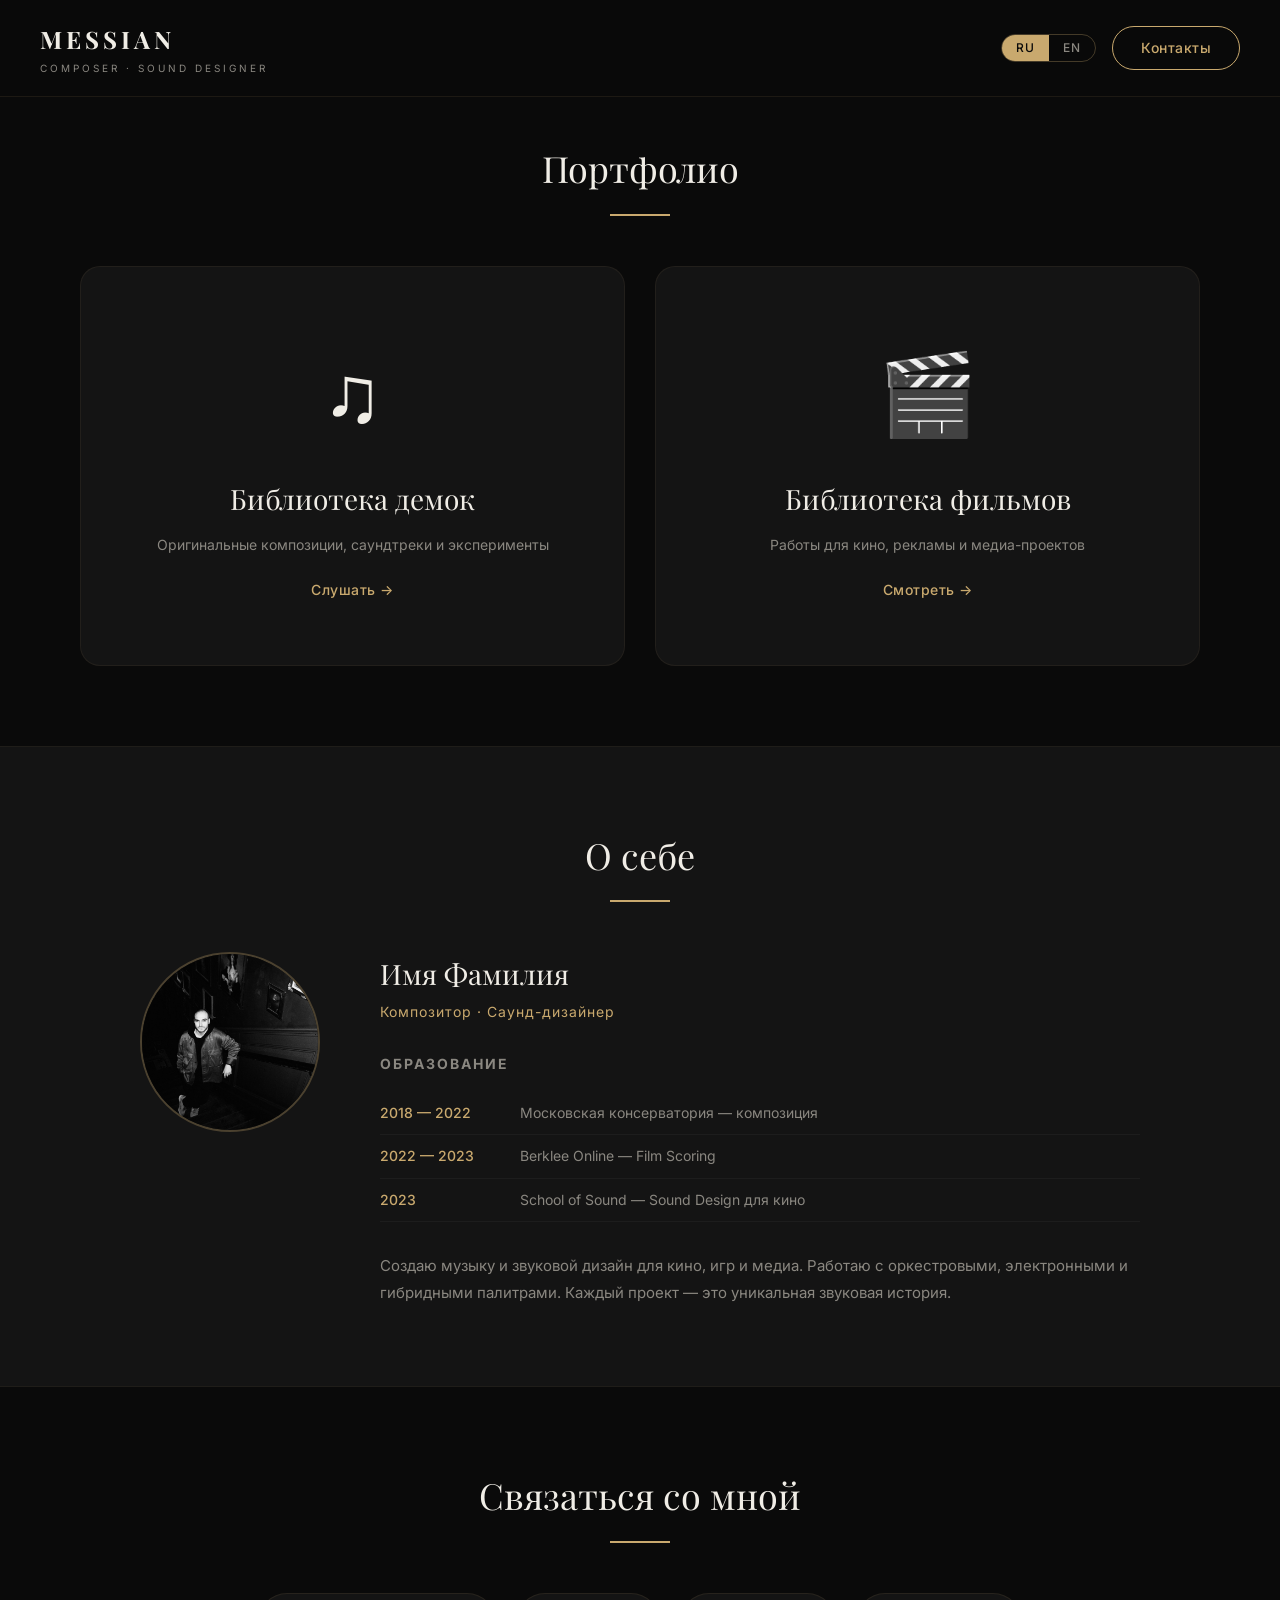
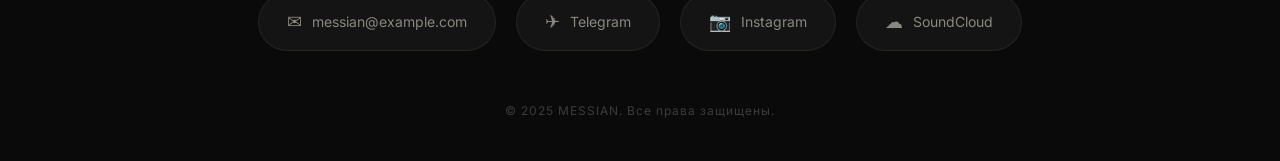
<file: index.html>
<!DOCTYPE html>
<html lang="ru">
<head>
    <meta charset="UTF-8">
    <meta name="viewport" content="width=device-width, initial-scale=1.0">
    <title>MESSIAN — Composer & Sound Designer</title>
    <link rel="stylesheet" href="css/styles.css">
    <!-- Шрифты Google -->
    <link rel="preconnect" href="https://fonts.googleapis.com">
    <link href="https://fonts.googleapis.com/css2?family=Playfair+Display:wght@400;700&family=Inter:wght@300;400;500;600&display=swap" rel="stylesheet">
</head>
<body>

    <!-- ====== БЛОК 1: ШАПКА ====== -->
    <header class="header">
        <div class="header__inner">
            <a href="index.html" class="logo">
                <span class="logo__name">MESSIAN</span>
                <span class="logo__sub">composer · sound designer</span>
            </a>
            <div class="header__actions">
                <button class="lang-switch" aria-label="Switch language">
                    <span class="lang-switch__ru active">RU</span>
                    <span class="lang-switch__en">EN</span>
                </button>
                <a href="#contacts" class="btn btn--outline" data-i18n="contacts">Контакты</a>
            </div>
        </div>
    </header>

    <!-- ====== БЛОК 2: ДВЕ КАРТОЧКИ ====== -->
    <section class="cards">
        <h2 class="section-title" data-i18n="portfolio">Портфолио</h2>
        <div class="cards__grid">

            <!-- Карточка 1 — Демки -->
            <a href="demos.html" class="card">
                <div class="card__icon">♫</div>
                <div class="card__overlay">
                    <h3 class="card__title" data-i18n="demos-card-title">Библиотека демок</h3>
                    <p class="card__desc" data-i18n="demos-card-desc">Оригинальные композиции, саундтреки и эксперименты</p>
                    <span class="card__link" data-i18n="demos-card-link">Слушать →</span>
                </div>
            </a>

            <!-- Карточка 2 — Фильмы -->
            <a href="films.html" class="card card--films">
                <div class="card__icon">🎬</div>
                <div class="card__overlay">
                    <h3 class="card__title" data-i18n="films-card-title">Библиотека фильмов</h3>
                    <p class="card__desc" data-i18n="films-card-desc">Работы для кино, рекламы и медиа-проектов</p>
                    <span class="card__link" data-i18n="films-card-link">Смотреть →</span>
                </div>
            </a>

        </div>
    </section>

    <!-- ====== БЛОК 3: О СЕБЕ ====== -->
    <section class="about">
        <div class="about__inner">
            <h2 class="section-title" data-i18n="about-title">О себе</h2>
            <div class="about__content">
               <div class="about__photo">
    <img src="assets/images/photo.jpg" alt="Фото" class="about__photo-img">
</div>
                <div class="about__text">
                    <h3>Имя Фамилия</h3>
                    <p class="about__role" data-en="Composer · Sound Designer">Композитор · Саунд-дизайнер</p>

                    <div class="about__education">
                        <h4 data-i18n="education-title">Образование</h4>
                        <ul>
                            <li>
                                <span class="year">2018 — 2022</span>
                                <span class="place" data-en="Moscow Conservatory — Composition">Московская консерватория — композиция</span>
                            </li>
                            <li>
                                <span class="year">2022 — 2023</span>
                                <span class="place">Berklee Online — Film Scoring</span>
                            </li>
                            <li>
                                <span class="year">2023</span>
                                <span class="place" data-en="School of Sound — Sound Design for Film">School of Sound — Sound Design для кино</span>
                            </li>
                        </ul>
                    </div>

                    <p class="about__bio" data-en="I create music and sound design for film, games, and media. I work with orchestral, electronic, and hybrid palettes. Every project is a unique sonic story.">
                        Создаю музыку и звуковой дизайн для кино, игр и медиа.
                        Работаю с оркестровыми, электронными и гибридными палитрами.
                        Каждый проект — это уникальная звуковая история.
                    </p>
                </div>
            </div>
        </div>
    </section>

    <!-- ====== БЛОК 4: ПОДВАЛ / КОНТАКТЫ ====== -->
    <footer id="contacts" class="footer">
        <div class="footer__inner">
            <h2 class="section-title section-title--light" data-i18n="contact-title">Связаться со мной</h2>
            <div class="footer__contacts">
                <a href="mailto:messian@example.com" class="footer__link">
                    <span class="footer__icon">✉</span>
                    messian@example.com
                </a>
                <a href="https://t.me/messian" target="_blank" class="footer__link">
                    <span class="footer__icon">✈</span>
                    Telegram
                </a>
                <a href="https://instagram.com/messian" target="_blank" class="footer__link">
                    <span class="footer__icon">📷</span>
                    Instagram
                </a>
                <a href="https://soundcloud.com/messian" target="_blank" class="footer__link">
                    <span class="footer__icon">☁</span>
                    SoundCloud
                </a>
            </div>
            <p class="footer__copy" data-i18n="copyright">© 2025 MESSIAN. Все права защищены.</p>
        </div>
    </footer>

    <script src="js/script.js"></script>
</body>
</html>
</file>
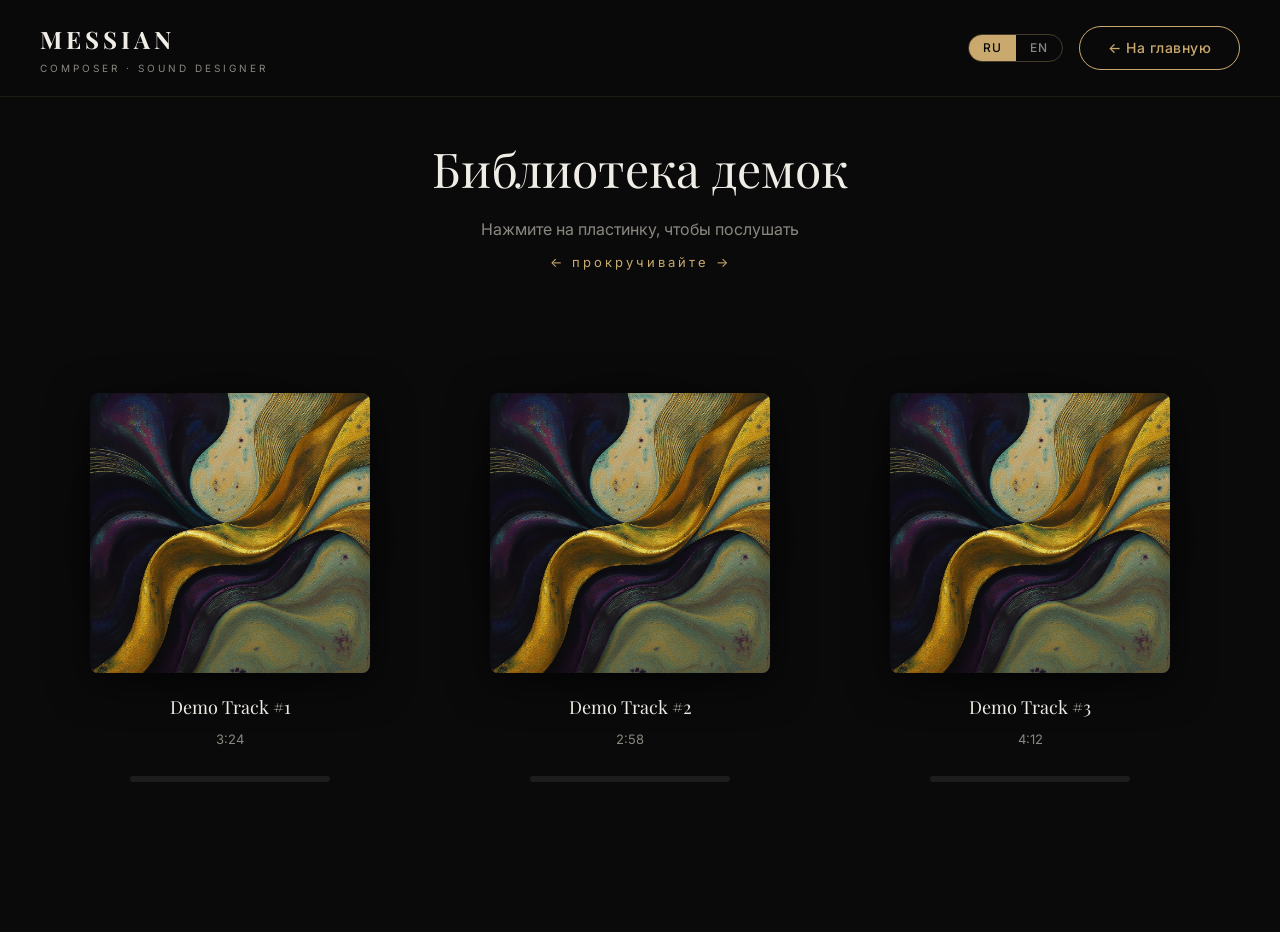
<file: demos.html>
<!DOCTYPE html>
<html lang="ru">
<head>
    <meta charset="UTF-8">
    <meta name="viewport" content="width=device-width, initial-scale=1.0">
    <title>Демки — MESSIAN</title>
    <link rel="stylesheet" href="css/styles.css">
    <link rel="preconnect" href="https://fonts.googleapis.com">
    <link href="https://fonts.googleapis.com/css2?family=Playfair+Display:wght@400;700&family=Inter:wght@300;400;500;600&display=swap" rel="stylesheet">
</head>
<body class="page-demos">

    <!-- Шапка -->
    <header class="header">
        <div class="header__inner">
            <a href="index.html" class="logo">
                <span class="logo__name">MESSIAN</span>
                <span class="logo__sub">composer · sound designer</span>
            </a>
            <div class="header__actions">
                <button class="lang-switch" aria-label="Switch language">
                    <span class="lang-switch__ru active">RU</span>
                    <span class="lang-switch__en">EN</span>
                </button>
                <a href="index.html" class="btn btn--outline" data-i18n="back-home">← На главную</a>
            </div>
        </div>
    </header>

    <!-- Заголовок -->
    <section class="demos-hero">
        <h1 data-i18n="demos-hero-title">Библиотека демок</h1>
        <p data-i18n="demos-hero-sub">Нажмите на пластинку, чтобы послушать</p>
        <p class="demos-hero__hint" data-i18n="demos-hero-hint">← прокручивайте →</p>
    </section>

    <!-- Горизонтальная лента пластинок -->
    <section class="vinyl-gallery">
    <div class="vinyl-track">

        <!-- Пластинка 1 -->
        <div class="vinyl-item" data-audio="assets/audio/demo1.mp3">
            <div class="vinyl-sleeve">
                <img src="assets/images/album1.jpg" alt="Demo 1" class="vinyl-sleeve__img">
            </div>
            <div class="vinyl-disc">
                <div class="vinyl-disc__grooves"></div>
                <div class="vinyl-disc__label">
                    <img src="assets/images/album1.jpg" alt="" class="vinyl-disc__label-img">
                </div>
                <div class="vinyl-disc__hole"></div>
            </div>
            <div class="vinyl-info">
                <span class="vinyl-info__title">Demo Track #1</span>
                <span class="vinyl-info__duration">3:24</span>
                <p class="vinyl-info__desc" data-en="Orchestral theme for a short film. Recorded with live strings and synthesizer textures. Mood — tension, anticipation, anxiety.">
                    Оркестровая тема для короткометражного фильма. 
                    Записана с использованием живых струнных и синтезаторных текстур. 
                    Настроение — напряжение, ожидание, тревога.
                </p>
            </div>
            <div class="vinyl-progress">
                <div class="vinyl-progress__bar"></div>
            </div>
        </div>

        <!-- Пластинка 2 -->
        <div class="vinyl-item" data-audio="assets/audio/demo1.mp3">
            <div class="vinyl-sleeve">
                <img src="assets/images/album1.jpg" alt="Demo 2" class="vinyl-sleeve__img">
            </div>
            <div class="vinyl-disc">
                <div class="vinyl-disc__grooves"></div>
                <div class="vinyl-disc__label">
                    <img src="assets/images/album1.jpg" alt="" class="vinyl-disc__label-img">
                </div>
                <div class="vinyl-disc__hole"></div>
            </div>
            <div class="vinyl-info">
                <span class="vinyl-info__title">Demo Track #2</span>
                <span class="vinyl-info__duration">2:58</span>
                <p class="vinyl-info__desc" data-en="Electronic ambient track for a documentary project. Layers of field recordings, granular synthesis, and spatial processing. Theme — solitude in a big city.">
                    Электронный эмбиент-трек для документального проекта. 
                    Слои полевых записей, гранулярный синтез и пространственная обработка. 
                    Тема — одиночество в большом городе.
                </p>
            </div>
            <div class="vinyl-progress">
                <div class="vinyl-progress__bar"></div>
            </div>
        </div>

        <!-- Пластинка 3 -->
        <div class="vinyl-item" data-audio="assets/audio/demo1.mp3">
            <div class="vinyl-sleeve">
                <img src="assets/images/album1.jpg" alt="Demo 3" class="vinyl-sleeve__img">
            </div>
            <div class="vinyl-disc">
                <div class="vinyl-disc__grooves"></div>
                <div class="vinyl-disc__label">
                    <img src="assets/images/album1.jpg" alt="" class="vinyl-disc__label-img">
                </div>
                <div class="vinyl-disc__hole"></div>
            </div>
            <div class="vinyl-info">
                <span class="vinyl-info__title">Demo Track #3</span>
                <span class="vinyl-info__duration">4:12</span>
                <p class="vinyl-info__desc" data-en="Hybrid soundtrack — piano, electronics, and percussion. Written as the main theme for an indie game. Inspired by Scandinavian landscapes and minimalism.">
                    Гибридный саундтрек — пианино, электроника и перкуссия. 
                    Написан как главная тема для инди-игры. 
                    Вдохновлено скандинавскими пейзажами и минимализмом.
                </p>
            </div>
            <div class="vinyl-progress">
                <div class="vinyl-progress__bar"></div>
            </div>
        </div>

    </div>
</section>
                 
    <script src="js/script.js"></script>
</body>
</html>
</file>
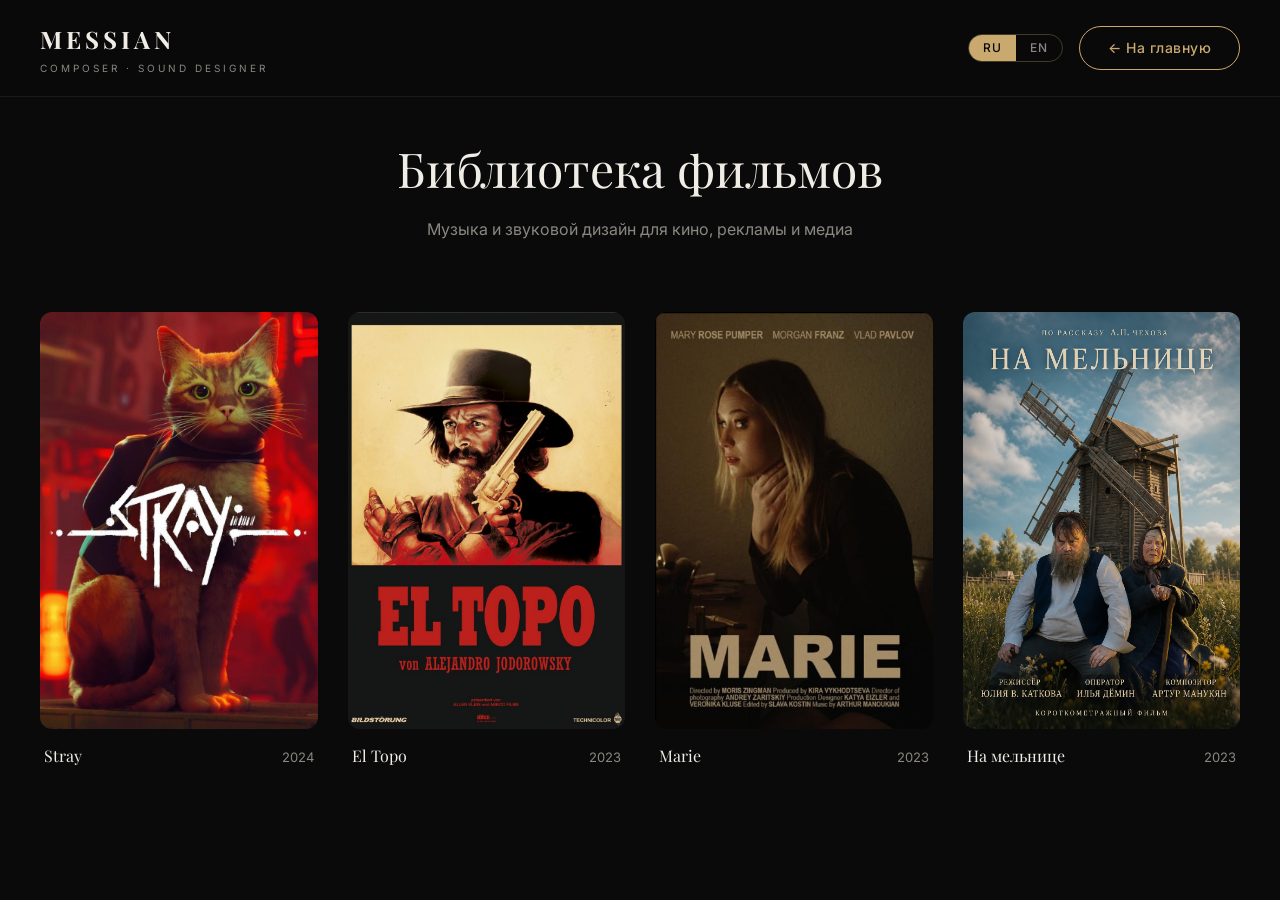
<file: films.html>
<!DOCTYPE html>
<html lang="ru">
<head>
    <meta charset="UTF-8">
    <meta name="viewport" content="width=device-width, initial-scale=1.0">
    <title>Фильмы — MESSIAN</title>
    <link rel="stylesheet" href="css/styles.css">
    <link rel="preconnect" href="https://fonts.googleapis.com">
    <link href="https://fonts.googleapis.com/css2?family=Playfair+Display:wght@400;700&family=Inter:wght@300;400;500;600&display=swap" rel="stylesheet">
</head>
<body class="page-films">

    <!-- Шапка -->
    <header class="header">
        <div class="header__inner">
            <a href="index.html" class="logo">
                <span class="logo__name">MESSIAN</span>
                <span class="logo__sub">composer · sound designer</span>
            </a>
            <div class="header__actions">
                <button class="lang-switch" aria-label="Switch language">
                    <span class="lang-switch__ru active">RU</span>
                    <span class="lang-switch__en">EN</span>
                </button>
                <a href="index.html" class="btn btn--outline" data-i18n="back-home">← На главную</a>
            </div>
        </div>
    </header>

    <!-- Заголовок -->
    <section class="films-hero">
        <h1 data-i18n="films-hero-title">Библиотека фильмов</h1>
        <p data-i18n="films-hero-sub">Музыка и звуковой дизайн для кино, рекламы и медиа</p>
    </section>

    <!-- Сетка фильмов -->
    <section class="films-grid">
        <div class="films-grid__inner">

            <!-- Фильм 1 -->
            <article class="film-card"
                     data-title="Stray"
                     data-year="2024"
                     data-category="Короткометражный фильм"
                     data-category-en="Short Film"
                     data-role="Композитор, саунд-дизайнер"
                     data-role-en="Composer, Sound Designer"
                     data-desc="Здесь описание проекта. Короткометражный фильм о поиске себя в большом городе. Оригинальный саундтрек написан для камерного оркестра с элементами электроники. Работа над звуковым дизайном включала полевые записи и гранулярный синтез."
                     data-desc-en="Project description. A short film about finding yourself in a big city. The original soundtrack was written for a chamber orchestra with electronic elements. Sound design work included field recordings and granular synthesis."
                     data-video="assets/video/film1.mp4">
                <div class="film-card__poster">
                    <img src="assets/images/film1.jpg" alt="Stray">
                    <div class="film-card__hover">
                        <div class="film-card__play-icon">▶</div>
                        <span class="film-card__category">Короткометражный фильм</span>
                    </div>
                </div>
                <div class="film-card__info">
                    <h3 class="film-card__title">Stray</h3>
                    <span class="film-card__year">2024</span>
                </div>
            </article>


            <!-- Фильм 3 — Google Drive -->
            <article class="film-card"
                     data-title="El Topo"
                     data-year="2023"
                     data-category="Фильм"
                     data-category-en="Film"
                     data-role="Саунд-дизайн, музыка"
                     data-role-en="Sound Design, Music"
                     data-desc="Рекламный ролик для международного бренда. Минималистичная электронная музыка с акцентом на звуковой дизайн. Каждый звук синхронизирован с движением на экране."
                     data-desc-en="A commercial for an international brand. Minimalist electronic music with a focus on sound design. Every sound is synchronized with on-screen motion."
                     data-video="https://drive.google.com/file/d/1Sl-79jnJjJJj5XViuNa_4719q6V6yVcu/view?usp=share_link">
                <div class="film-card__poster">
                    <img src="assets/images/film3.jpg" alt="El Topo">
                    <div class="film-card__hover">
                        <div class="film-card__play-icon">▶</div>
                        <span class="film-card__category">Реклама</span>
                    </div>
                </div>
                <div class="film-card__info">
                    <h3 class="film-card__title">El Topo</h3>
                    <span class="film-card__year">2023</span>
                </div>
            </article>

            <!-- Фильм 4 — Google Drive -->
            <article class="film-card"
                     data-title="Marie"
                     data-year="2023"
                     data-category="Игровой фильм"
                     data-category-en="Feature Film"
                     data-role="Композитор"
                     data-role-en="Composer"
                     data-desc="Полнометражный игровой фильм. Оркестровый саундтрек в скандинавском стиле. Основная тема написана для фортепиано и струнного квартета с электронными текстурами."
                     data-desc-en="A feature film. An orchestral soundtrack in Scandinavian style. The main theme is written for piano and string quartet with electronic textures."
                     data-video="https://drive.google.com/file/d/1PhVm4E4H2iOJmIPjcHSesOMo3lF7RtNQ/view?usp=share_link">
                <div class="film-card__poster">
                    <img src="assets/images/film4.jpg" alt="Marie">
                    <div class="film-card__hover">
                        <div class="film-card__play-icon">▶</div>
                        <span class="film-card__category">Игровой фильм</span>
                    </div>
                </div>
                <div class="film-card__info">
                    <h3 class="film-card__title">Marie</h3>
                    <span class="film-card__year">2023</span>
                </div>
            </article>

            <!-- Фильм 5 -->
            <article class="film-card"
                     data-title="На мельнице"
                     data-title-en="At the Mill"
                     data-year="2023"
                     data-category="Музыкальный клип"
                     data-category-en="Music Video"
                     data-role="Саунд-дизайн"
                     data-role-en="Sound Design"
                     data-desc="Музыкальный клип для электронного артиста. Звуковой дизайн с использованием модульных синтезаторов и обработанных полевых записей. Визуально-звуковая синестезия."
                     data-desc-en="A music video for an electronic artist. Sound design using modular synthesizers and processed field recordings. Visual-sonic synesthesia."
                     data-video="https://drive.google.com/file/d/1_PuavaN-MiIQWBC7FUuNfUnhd7C4shwy/view?usp=drivesdk">
                <div class="film-card__poster">
                    <img src="assets/images/film5.jpg" alt="На мельнице">
                    <div class="film-card__hover">
                        <div class="film-card__play-icon">▶</div>
                        <span class="film-card__category">Музыкальный клип</span>
                    </div>
                </div>
                <div class="film-card__info">
                    <h3 class="film-card__title" data-en="At the Mill">На мельнице</h3>
                    <span class="film-card__year">2023</span>
                </div>
            </article>


        </div>
    </section>

    <!-- Попап -->
<div class="film-popup" id="filmPopup">
    <div class="film-popup__overlay"></div>
    <div class="film-popup__window">
        <button class="film-popup__close"></button>

        <!-- Видеоплеер -->
        <div class="film-popup__player" id="playerContainer">
            <!-- Сюда JS вставит iframe или video -->
        </div>

        <!-- Информация -->
        <div class="film-popup__info">
            <span class="film-popup__category" id="popupCategory"></span>
            <h2 class="film-popup__title" id="popupTitle"></h2>
            <div class="film-popup__meta">
                <span class="film-popup__year" id="popupYear"></span>
                <span class="film-popup__role" id="popupRole"></span>
            </div>
            <p class="film-popup__desc" id="popupDesc"></p>
        </div>
    </div>
</div>

    <script src="js/script.js"></script>
</body>
</html>
</file>
<file: css/styles.css>
/* ============================================
   ПЕРЕМЕННЫЕ И СБРОС
   ============================================ */
:root {
    --bg-dark: #0a0a0a;
    --bg-card: #141414;
    --bg-card-hover: #1a1a1a;
    --text-main: #f0ede6;
    --text-muted: #8a8780;
    --accent: #c9a96e;
    --accent-hover: #dbbf8a;
    --vinyl-black: #1a1a1a;
    --font-heading: 'Playfair Display', Georgia, serif;
    --font-body: 'Inter', -apple-system, sans-serif;
}

*,
*::before,
*::after {
    margin: 0;
    padding: 0;
    box-sizing: border-box;
}

html {
    scroll-behavior: smooth;
}

body {
    font-family: var(--font-body);
    background: var(--bg-dark);
    color: var(--text-main);
    line-height: 1.6;
    overflow-x: hidden;
}

a {
    text-decoration: none;
    color: inherit;
}

ul {
    list-style: none;
}

img {
    display: block;
    max-width: 100%;
}

/* ============================================
   КНОПКА
   ============================================ */
.btn {
    display: inline-block;
    padding: 10px 28px;
    border-radius: 30px;
    font-size: 14px;
    font-weight: 500;
    letter-spacing: 0.5px;
    transition: all 0.3s ease;
    cursor: pointer;
}

.btn--outline {
    border: 1.5px solid var(--accent);
    color: var(--accent);
}

.btn--outline:hover {
    background: var(--accent);
    color: var(--bg-dark);
}

/* ============================================
   ПЕРЕКЛЮЧАТЕЛЬ ЯЗЫКА
   ============================================ */
.header__actions {
    display: flex;
    align-items: center;
    gap: 16px;
}

.lang-switch {
    display: flex;
    border: 1px solid rgba(201, 169, 110, 0.3);
    border-radius: 20px;
    overflow: hidden;
    background: transparent;
    cursor: pointer;
    padding: 0;
}

.lang-switch span {
    padding: 7px 14px;
    font-size: 12px;
    letter-spacing: 1px;
    font-family: var(--font-body);
    font-weight: 500;
    color: var(--text-muted);
    transition: all 0.3s ease;
    line-height: 1;
}

.lang-switch span.active {
    background: var(--accent);
    color: var(--bg-dark);
}

.lang-switch:hover {
    border-color: var(--accent);
}

/* ============================================
   ШАПКА
   ============================================ */
.header {
    position: fixed;
    top: 0;
    left: 0;
    width: 100%;
    z-index: 100;
    padding: 20px 40px;
    background: rgba(10, 10, 10, 0.85);
    backdrop-filter: blur(20px);
    -webkit-backdrop-filter: blur(20px);
    border-bottom: 1px solid rgba(201, 169, 110, 0.1);
}

.header__inner {
    max-width: 1200px;
    margin: 0 auto;
    display: flex;
    justify-content: space-between;
    align-items: center;
}

.logo {
    display: flex;
    flex-direction: column;
}

.logo__name {
    font-family: var(--font-heading);
    font-size: 24px;
    font-weight: 700;
    letter-spacing: 4px;
    color: var(--text-main);
}

.logo__sub {
    font-size: 10px;
    letter-spacing: 3px;
    color: var(--text-muted);
    text-transform: uppercase;
    margin-top: 2px;
}

/* ============================================
   СЕКЦИЯ ЗАГОЛОВКОВ
   ============================================ */
.section-title {
    font-family: var(--font-heading);
    font-size: 36px;
    font-weight: 400;
    text-align: center;
    margin-bottom: 50px;
    color: var(--text-main);
    position: relative;
}

.section-title::after {
    content: '';
    display: block;
    width: 60px;
    height: 2px;
    background: var(--accent);
    margin: 16px auto 0;
}

.section-title--light {
    color: var(--text-main);
}

/* ============================================
   БЛОК 2: КАРТОЧКИ
   ============================================ */
.cards {
    padding: 140px 40px 80px;
    max-width: 1200px;
    margin: 0 auto;
}

.cards__grid {
    display: grid;
    grid-template-columns: 1fr 1fr;
    gap: 30px;
}

.card {
    position: relative;
    height: 400px;
    border-radius: 20px;
    background: var(--bg-card);
    border: 1px solid rgba(201, 169, 110, 0.08);
    overflow: hidden;
    display: flex;
    flex-direction: column;
    align-items: center;
    justify-content: center;
    transition: all 0.4s ease;
    cursor: pointer;
}

.card:hover {
    transform: translateY(-8px);
    border-color: rgba(201, 169, 110, 0.25);
    box-shadow: 0 30px 80px rgba(0, 0, 0, 0.5);
}

.card__icon {
    font-size: 80px;
    margin-bottom: 20px;
    transition: transform 0.4s ease;
}

.card:hover .card__icon {
    transform: scale(1.1);
}

.card__overlay {
    text-align: center;
    padding: 0 30px;
}

.card__title {
    font-family: var(--font-heading);
    font-size: 28px;
    font-weight: 400;
    margin-bottom: 12px;
}

.card__desc {
    font-size: 14px;
    color: var(--text-muted);
    margin-bottom: 20px;
    line-height: 1.7;
}

.card__link {
    font-size: 14px;
    color: var(--accent);
    font-weight: 500;
    letter-spacing: 0.5px;
    transition: color 0.3s;
}

.card:hover .card__link {
    color: var(--accent-hover);
}

/* ============================================
   БЛОК 3: О СЕБЕ
   ============================================ */
.about {
    padding: 80px 40px;
    background: var(--bg-card);
    border-top: 1px solid rgba(201, 169, 110, 0.06);
    border-bottom: 1px solid rgba(201, 169, 110, 0.06);
}

.about__inner {
    max-width: 1000px;
    margin: 0 auto;
}

.about__content {
    display: flex;
    gap: 60px;
    align-items: flex-start;
}

.about__photo {
    flex-shrink: 0;
}

.about__photo-placeholder {
    width: 180px;
    height: 180px;
    border-radius: 50%;
    background: linear-gradient(135deg, var(--accent), #8a6d3b);
    display: flex;
    align-items: center;
    justify-content: center;
    font-family: var(--font-heading);
    font-size: 64px;
    color: var(--bg-dark);
}

.about__photo-img {
    width: 180px;
    height: 180px;
    border-radius: 50%;
    object-fit: cover;
    border: 2px solid rgba(201, 169, 110, 0.3);
}

.about__text h3 {
    font-family: var(--font-heading);
    font-size: 28px;
    font-weight: 400;
    margin-bottom: 4px;
}

.about__role {
    color: var(--accent);
    font-size: 14px;
    letter-spacing: 1px;
    margin-bottom: 30px;
}

.about__education h4 {
    font-size: 14px;
    text-transform: uppercase;
    letter-spacing: 2px;
    color: var(--text-muted);
    margin-bottom: 16px;
}

.about__education ul {
    margin-bottom: 30px;
}

.about__education li {
    display: flex;
    gap: 20px;
    padding: 10px 0;
    border-bottom: 1px solid rgba(255, 255, 255, 0.04);
    font-size: 14px;
}

.about__education .year {
    color: var(--accent);
    font-weight: 500;
    white-space: nowrap;
    min-width: 120px;
}

.about__education .place {
    color: var(--text-muted);
}

.about__bio {
    font-size: 15px;
    color: var(--text-muted);
    line-height: 1.8;
}

/* ============================================
   БЛОК 4: ПОДВАЛ
   ============================================ */
.footer {
    padding: 80px 40px 40px;
    background: var(--bg-dark);
}

.footer__inner {
    max-width: 800px;
    margin: 0 auto;
    text-align: center;
}

.footer__contacts {
    display: flex;
    flex-wrap: wrap;
    justify-content: center;
    gap: 20px;
    margin-bottom: 50px;
}

.footer__link {
    display: flex;
    align-items: center;
    gap: 10px;
    padding: 14px 28px;
    border-radius: 50px;
    background: var(--bg-card);
    border: 1px solid rgba(201, 169, 110, 0.1);
    font-size: 14px;
    color: var(--text-muted);
    transition: all 0.3s ease;
}

.footer__link:hover {
    border-color: var(--accent);
    color: var(--accent);
    transform: translateY(-2px);
}

.footer__icon {
    font-size: 18px;
}

.footer__copy {
    font-size: 12px;
    color: rgba(255, 255, 255, 0.2);
    letter-spacing: 1px;
}

/* ============================================
   СТРАНИЦА ДЕМОК — HERO
   ============================================ */
.page-demos {
    overflow-x: hidden;
}

.demos-hero {
    padding: 130px 40px 40px;
    text-align: center;
}

.demos-hero h1 {
    font-family: var(--font-heading);
    font-size: 48px;
    font-weight: 400;
    margin-bottom: 10px;
}

.demos-hero p {
    color: var(--text-muted);
    font-size: 16px;
}

.demos-hero__hint {
    margin-top: 10px;
    font-size: 13px !important;
    color: var(--accent) !important;
    letter-spacing: 3px;
    animation: pulse-hint 2s ease-in-out infinite;
}

@keyframes pulse-hint {
    0%, 100% { opacity: 0.4; }
    50% { opacity: 1; }
}

/* ============================================
   ВИНИЛОВАЯ ГАЛЕРЕЯ
   ============================================ */
.vinyl-gallery {
    padding: 40px 0 100px;
    overflow-x: auto;
    overflow-y: hidden;
    -webkit-overflow-scrolling: touch;
}

.vinyl-gallery::-webkit-scrollbar {
    height: 6px;
}

.vinyl-gallery::-webkit-scrollbar-track {
    background: var(--bg-card);
}

.vinyl-gallery::-webkit-scrollbar-thumb {
    background: var(--accent);
    border-radius: 3px;
}

.vinyl-track {
    display: flex;
    gap: 100px;
    padding: 40px 80px;
    width: max-content;
}

/* --- Один элемент пластинки --- */
.vinyl-item {
    display: flex;
    flex-direction: column;
    align-items: center;
    cursor: pointer;
    position: relative;
    width: 300px;
    flex-shrink: 0;
}

/* --- Конверт (обложка) --- */
.vinyl-sleeve {
    width: 280px;
    height: 280px;
    border-radius: 8px;
    overflow: hidden;
    box-shadow: 0 10px 40px rgba(0, 0, 0, 0.6);
    position: relative;
    z-index: 2;
    transition: all 0.6s cubic-bezier(0.4, 0, 0.2, 1);
}

/* При наведении — обложка чуть сдвигается влево */
.vinyl-item:hover .vinyl-sleeve {
    transform: translateX(-40px);
}

/* При нажатии (playing) — обложка исчезает */
/* Обложка начинает исчезать уже на шаге returning */
.vinyl-item.returning .vinyl-sleeve {
    opacity: 0;
    transform: scale(0.9);
    pointer-events: none;
    transition: all 0.8s cubic-bezier(0.25, 0.1, 0.25, 1);
}
.vinyl-item.playing .vinyl-sleeve {
    opacity: 0;
    transform: scale(0.8);
    pointer-events: none;
}

.vinyl-sleeve__img {
    width: 100%;
    height: 100%;
    object-fit: cover;
}

/* --- Виниловый диск --- */
.vinyl-disc {
    width: 260px;
    height: 260px;
    border-radius: 50%;
    position: absolute;
    top: 10px;
    left: 50%;
    transform: translateX(-50%);
    z-index: 1;
    display: flex;
    align-items: center;
    justify-content: center;
    transition: all 0.8s cubic-bezier(0.25, 0.1, 0.25, 1);

    /* ЭТО ГЛАВНОЕ — чёрный винил */
    background-color: #111;
    background-image: radial-gradient(
        circle,
        #333 0%,
        #1a1a1a 20%,
        #2a2a2a 21%,
        #1a1a1a 23%,
        #2a2a2a 24%,
        #1a1a1a 30%,
        #2a2a2a 31%,
        #1a1a1a 37%,
        #2a2a2a 38%,
        #1a1a1a 44%,
        #2a2a2a 45%,
        #1a1a1a 50%,
        #222 51%,
        #1a1a1a 56%,
        #222 57%,
        #1a1a1a 62%,
        #222 63%,
        #1a1a1a 68%,
        #222 69%,
        #1a1a1a 74%,
        #222 75%,
        #1a1a1a 80%,
        #222 81%,
        #1a1a1a 86%,
        #222 87%,
        #1a1a1a 92%,
        #222 93%,
        #111 100%
    );
    box-shadow: 0 4px 30px rgba(0, 0, 0, 0.5);
}

/* При наведении — выглядывает справа */
.vinyl-item:hover .vinyl-disc {
    transform: translateX(-30%);
}

/* Шаг returning — плавно в центр */
.vinyl-item.returning .vinyl-disc {
    transform: translateX(-50%);
    z-index: 3;
    box-shadow: 0 0 60px rgba(201, 169, 110, 0.15);
    transition: all 0.8s cubic-bezier(0.25, 0.1, 0.25, 1);
}

/* Шаг playing — крутится */
.vinyl-item.playing .vinyl-disc {
    transform: translateX(-50%);
    z-index: 3;
    animation: spin 2s linear infinite;
    box-shadow: 0 0 60px rgba(201, 169, 110, 0.15);
    transition: none;
}

/* Бороздки поверх диска */
.vinyl-disc__grooves {
    position: absolute;
    top: 0;
    left: 0;
    width: 100%;
    height: 100%;
    border-radius: 50%;
    pointer-events: none;
    background: repeating-radial-gradient(
        circle at center,
        transparent 0px,
        transparent 3px,
        rgba(255, 255, 255, 0.03) 3px,
        rgba(255, 255, 255, 0.03) 4px
    );
}

/* Маленький лейбл в центре — ТОЛЬКО 90px! */
.vinyl-disc__label {
    width: 90px;
    height: 90px;
    min-width: 90px;
    min-height: 90px;
    max-width: 90px;
    max-height: 90px;
    border-radius: 50%;
    overflow: hidden;
    position: relative;
    z-index: 2;
    border: 3px solid #333;
    flex-shrink: 0;
}

.vinyl-disc__label-img {
    width: 100%;
    height: 100%;
    object-fit: cover;
    display: block;
}

/* Дырка в самом центре */
.vinyl-disc__hole {
    width: 12px;
    height: 12px;
    border-radius: 50%;
    background: var(--bg-dark);
    position: absolute;
    top: 50%;
    left: 50%;
    transform: translate(-50%, -50%);
    z-index: 3;
    border: 2px solid #333;
}

/* Вращение */
@keyframes spin {
    from {
        transform: translateX(-50%) rotate(0deg);
    }
    to {
        transform: translateX(-50%) rotate(360deg);
    }
}
 

/* --- Информация под пластинкой --- */
.vinyl-info {
    margin-top: 20px;
    text-align: center;
    z-index: 4;
    position: relative;
}

.vinyl-info__title {
    display: block;
    font-family: var(--font-heading);
    font-size: 18px;
    margin-bottom: 4px;
}

.vinyl-info__duration {
    font-size: 13px;
    color: var(--text-muted);
}

/* Описание — скрыто по умолчанию */
.vinyl-info__desc {
    max-height: 0;
    overflow: hidden;
    opacity: 0;
    margin-top: 0;
    font-size: 13px;
    color: var(--text-muted);
    line-height: 1.7;
    max-width: 280px;
    transition: all 0.5s ease;
}

/* Описание — появляется при playing */
.vinyl-item.playing .vinyl-info__desc {
    max-height: 200px;
    opacity: 1;
    margin-top: 14px;
}

/* --- Прогресс-бар --- */
.vinyl-progress {
    width: 200px;
    height: 26px;
    margin-top: 14px;
    z-index: 4;
    position: relative;
    cursor: default;
    display: flex;
    align-items: center;
}

.vinyl-item.playing .vinyl-progress {
    cursor: pointer;
}

/* Фоновая дорожка */
.vinyl-progress::before {
    content: '';
    position: absolute;
    left: 0;
    top: 50%;
    transform: translateY(-50%);
    width: 100%;
    height: 6px;
    background: rgba(255, 255, 255, 0.08);
    border-radius: 6px;
    pointer-events: none;
    transition: background 0.2s ease;
}

.vinyl-item.playing .vinyl-progress:hover::before {
    background: rgba(255, 255, 255, 0.15);
}

/* Заполненная часть */
.vinyl-progress__bar {
    width: 0%;
    height: 6px;
    background: var(--accent);
    border-radius: 6px;
    pointer-events: none;
    position: absolute;
    left: 0;
    top: 50%;
    transform: translateY(-50%);
}

/* Точка-ползунок */
.vinyl-progress__bar::after {
    content: '';
    position: absolute;
    right: -6px;
    top: 50%;
    transform: translateY(-50%) scale(0);
    width: 12px;
    height: 12px;
    border-radius: 50%;
    background: var(--accent);
    box-shadow: 0 0 8px rgba(201, 169, 110, 0.5);
    transition: transform 0.2s ease;
}

.vinyl-item.playing .vinyl-progress__bar::after {
    transform: translateY(-50%) scale(1);
}

.vinyl-item.playing .vinyl-progress:hover .vinyl-progress__bar::after {
    transform: translateY(-50%) scale(1.3);
}

/* Иконка play при наведении */
.vinyl-item::after {
    content: '▶';
    position: absolute;
    top: 120px;
    left: 50%;
    transform: translateX(-50%) scale(0);
    font-size: 28px;
    color: white;
    z-index: 10;
    background: rgba(0, 0, 0, 0.6);
    width: 56px;
    height: 56px;
    border-radius: 50%;
    display: flex;
    align-items: center;
    justify-content: center;
    transition: transform 0.3s ease;
    pointer-events: none;
}

.vinyl-item:hover:not(.playing)::after {
    transform: translateX(-50%) scale(1);
}

.vinyl-item.playing::after {
    content: '⏸';
    transform: translateX(-50%) scale(1);
    background: rgba(201, 169, 110, 0.3);
}

/* ============================================
   АДАПТИВНОСТЬ
   ============================================ */
@media (max-width: 768px) {
    .header {
        padding: 16px 20px;
    }

    .logo__name {
        font-size: 20px;
    }

    .cards {
        padding: 120px 20px 60px;
    }

    .cards__grid {
        grid-template-columns: 1fr;
        gap: 20px;
    }

    .card {
        height: 300px;
    }

    .about {
        padding: 60px 20px;
    }

    .about__content {
        flex-direction: column;
        align-items: center;
        text-align: center;
    }

    .about__education li {
        flex-direction: column;
        gap: 4px;
    }

    .section-title {
        font-size: 28px;
    }

    .demos-hero h1 {
        font-size: 32px;
    }

    .vinyl-track {
        padding: 20px 30px;
        gap: 50px;
    }

    .vinyl-item {
        width: 240px;
    }

    .vinyl-sleeve {
        width: 220px;
        height: 220px;
    }

    .vinyl-disc {
        width: 200px;
        height: 200px;
    }

    .header__actions {
        gap: 8px;
    }

    .lang-switch span {
        padding: 5px 10px;
        font-size: 11px;
    }

    /* Кнопка «На главную» — только стрелка на мобильном */
    .btn--outline[data-i18n="back-home"] {
        font-size: 0;
        padding: 8px 14px;
        line-height: 1;
    }
    .btn--outline[data-i18n="back-home"]::before {
        content: '←';
        font-size: 16px;
    }

    /* Play/pause по центру уменьшенной пластинки */
    .vinyl-item::after {
        top: 82px;
    }

    .footer__contacts {
        flex-direction: column;
        align-items: center;
    }
}

/* ============================================
   СТРАНИЦА ФИЛЬМОВ
   ============================================ */
.page-films {
    min-height: 100vh;
}

.films-hero {
    padding: 130px 40px 50px;
    text-align: center;
}

.films-hero h1 {
    font-family: var(--font-heading);
    font-size: 48px;
    font-weight: 400;
    margin-bottom: 10px;
}

.films-hero p {
    color: var(--text-muted);
    font-size: 16px;
}

/* --- Сетка --- */
.films-grid {
    padding: 20px 40px 80px;
}

.films-grid__inner {
    max-width: 1200px;
    margin: 0 auto;
    display: grid;
    grid-template-columns: repeat(auto-fill, minmax(250px, 1fr));
    gap: 30px;
}

/* --- Карточка фильма --- */
.film-card {
    cursor: pointer;
    transition: transform 0.4s ease;
}

.film-card:hover {
    transform: translateY(-6px);
}

/* Постер */
.film-card__poster {
    position: relative;
    aspect-ratio: 2 / 3;
    border-radius: 12px;
    overflow: hidden;
    background: var(--bg-card);
}

.film-card__poster img {
    width: 100%;
    height: 100%;
    object-fit: cover;
    transition: transform 0.5s ease;
}

.film-card:hover .film-card__poster img {
    transform: scale(1.05);
}

/* Ховер-оверлей */
.film-card__hover {
    position: absolute;
    top: 0;
    left: 0;
    width: 100%;
    height: 100%;
    background: rgba(0, 0, 0, 0.6);
    display: flex;
    flex-direction: column;
    align-items: center;
    justify-content: center;
    gap: 16px;
    opacity: 0;
    transition: opacity 0.3s ease;
}

.film-card:hover .film-card__hover {
    opacity: 1;
}

.film-card__play-icon {
    width: 64px;
    height: 64px;
    border-radius: 50%;
    background: rgba(201, 169, 110, 0.9);
    color: var(--bg-dark);
    font-size: 22px;
    display: flex;
    align-items: center;
    justify-content: center;
    padding-left: 4px;
    box-shadow: 0 10px 40px rgba(201, 169, 110, 0.3);
    transition: transform 0.2s ease;
}

.film-card:hover .film-card__play-icon:hover {
    transform: scale(1.1);
}

.film-card__category {
    font-size: 11px;
    text-transform: uppercase;
    letter-spacing: 2px;
    color: var(--accent);
}

/* Подпись под постером */
.film-card__info {
    padding: 14px 4px 0;
    display: flex;
    justify-content: space-between;
    align-items: baseline;
}

.film-card__title {
    font-family: var(--font-heading);
    font-size: 16px;
    font-weight: 400;
}

.film-card__year {
    font-size: 13px;
    color: var(--text-muted);
    flex-shrink: 0;
    margin-left: 12px;
}

/* ============================================
   ПОПАП ФИЛЬМА
   ============================================ */
.film-popup {
    position: fixed;
    top: 0;
    left: 0;
    width: 100%;
    height: 100%;
    z-index: 1000;
    display: flex;
    align-items: center;
    justify-content: center;
    opacity: 0;
    visibility: hidden;
    transition: all 0.3s ease;
}

.film-popup.active {
    opacity: 1;
    visibility: visible;
}

/* Затемнённый фон */
.film-popup__overlay {
    position: absolute;
    top: 0;
    left: 0;
    width: 100%;
    height: 100%;
    background: rgba(0, 0, 0, 0.92);
    backdrop-filter: blur(10px);
    -webkit-backdrop-filter: blur(10px);
}

/* Окно */
.film-popup__window {
    position: relative;
    width: 90%;
    max-width: 900px;
    max-height: 90vh;
    overflow-y: auto;
    z-index: 1;
    background: #111;
    border-radius: 16px;
    border: 1px solid rgba(201, 169, 110, 0.1);
    transform: scale(0.9) translateY(20px);
    transition: transform 0.3s ease;
}

.film-popup.active .film-popup__window {
    transform: scale(1) translateY(0);
}

/* Скроллбар внутри попапа */
.film-popup__window::-webkit-scrollbar {
    width: 4px;
}

.film-popup__window::-webkit-scrollbar-thumb {
    background: var(--accent);
    border-radius: 4px;
}

/* Кнопка закрыть */
.film-popup__close {
    position: absolute;
    top: 12px;
    right: 12px;
    width: 40px;
    height: 40px;
    border: none;
    background: var(--accent);
    color: var(--bg-dark);
    font-size: 0;
    border-radius: 50%;
    cursor: pointer;
    z-index: 10;
    transition: all 0.3s ease;
    display: flex;
    align-items: center;
    justify-content: center;
    padding: 0;
    line-height: 1;
    box-shadow: 0 4px 16px rgba(0, 0, 0, 0.5);
}

.film-popup.gdrive .film-popup__close {
    top: 12px;
    right: 12px;
    background: var(--accent);
    width: 44px;
    height: 44px;
}

.film-popup__close::before,
.film-popup__close::after {
    content: '';
    position: absolute;
    width: 18px;
    height: 2px;
    background: var(--bg-dark);
    border-radius: 2px;
    transition: background 0.3s ease;
}

.film-popup__close::before {
    transform: rotate(45deg);
}

.film-popup__close::after {
    transform: rotate(-45deg);
}

.film-popup__close:hover {
    background: var(--text-main);
    transform: scale(1.1);
}

/* --- Видеоплеер --- */
.film-popup__player {
    position: relative;
    width: 100%;
    aspect-ratio: 16 / 9;
    background: #000;
    border-radius: 16px 16px 0 0;
    overflow: hidden;
}

.film-popup__player video {
    width: 100%;
    height: 100%;
    object-fit: contain;
    display: block;
}

.film-popup__player iframe {
    width: 100%;
    height: 100%;
    border: none;
    display: block;
}

/* Заглушка когда нет видео */
.film-popup__no-video {
    width: 100%;
    height: 100%;
    display: flex;
    flex-direction: column;
    align-items: center;
    justify-content: center;
    color: var(--text-muted);
    font-size: 16px;
    gap: 12px;
}

.film-popup__no-video-icon {
    font-size: 48px;
    opacity: 0.3;
}

/* Кнопка fullscreen — скрыта (браузер предоставляет свою) */
.film-popup__fullscreen {
    display: none;
}

/* --- Информация --- */
.film-popup__info {
    padding: 30px 36px 36px;
}

.film-popup__category {
    display: inline-block;
    font-size: 11px;
    text-transform: uppercase;
    letter-spacing: 2px;
    color: var(--accent);
    padding: 5px 14px;
    background: rgba(201, 169, 110, 0.12);
    border-radius: 20px;
    margin-bottom: 16px;
}

.film-popup__title {
    font-family: var(--font-heading);
    font-size: 32px;
    font-weight: 400;
    margin-bottom: 14px;
}

.film-popup__meta {
    display: flex;
    gap: 20px;
    margin-bottom: 20px;
    font-size: 14px;
    color: var(--text-muted);
}

.film-popup__year {
    color: var(--accent);
    font-weight: 500;
}

.film-popup__desc {
    font-size: 15px;
    color: var(--text-muted);
    line-height: 1.8;
}

/* --- Адаптивность фильмов --- */
@media (max-width: 768px) {
    .films-hero {
        padding: 120px 20px 40px;
    }

    .films-hero h1 {
        font-size: 32px;
    }

    .films-grid {
        padding: 20px 20px 60px;
    }

    .films-grid__inner {
        grid-template-columns: repeat(auto-fill, minmax(150px, 1fr));
        gap: 16px;
    }

    .film-card__title {
        font-size: 14px;
    }

    .film-card__play-icon {
        width: 48px;
        height: 48px;
        font-size: 16px;
    }

    .film-popup__window {
        width: 95%;
    }

    .film-popup__close {
        top: 8px;
        right: 8px;
        width: 36px;
        height: 36px;
    }

    .film-popup__info {
        padding: 20px;
    }

    .film-popup__title {
        font-size: 24px;
    }
}
</file>
